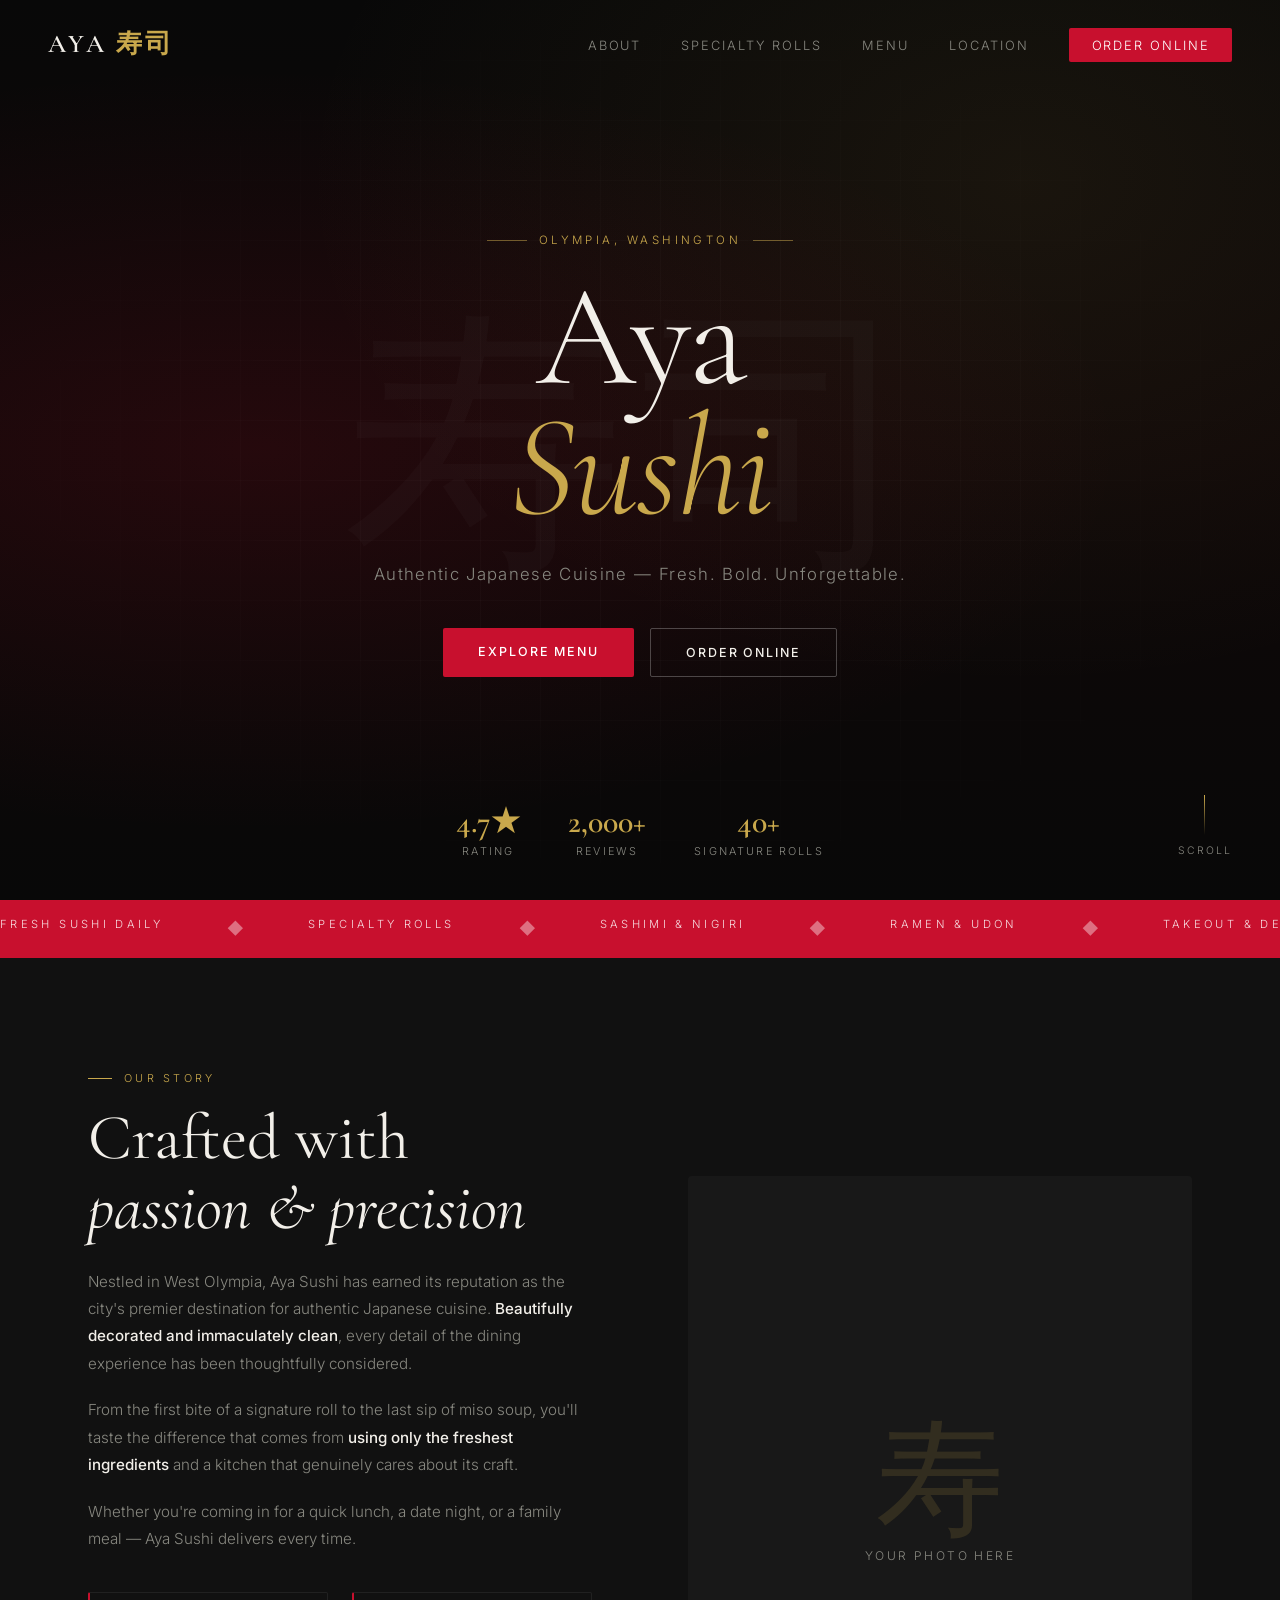
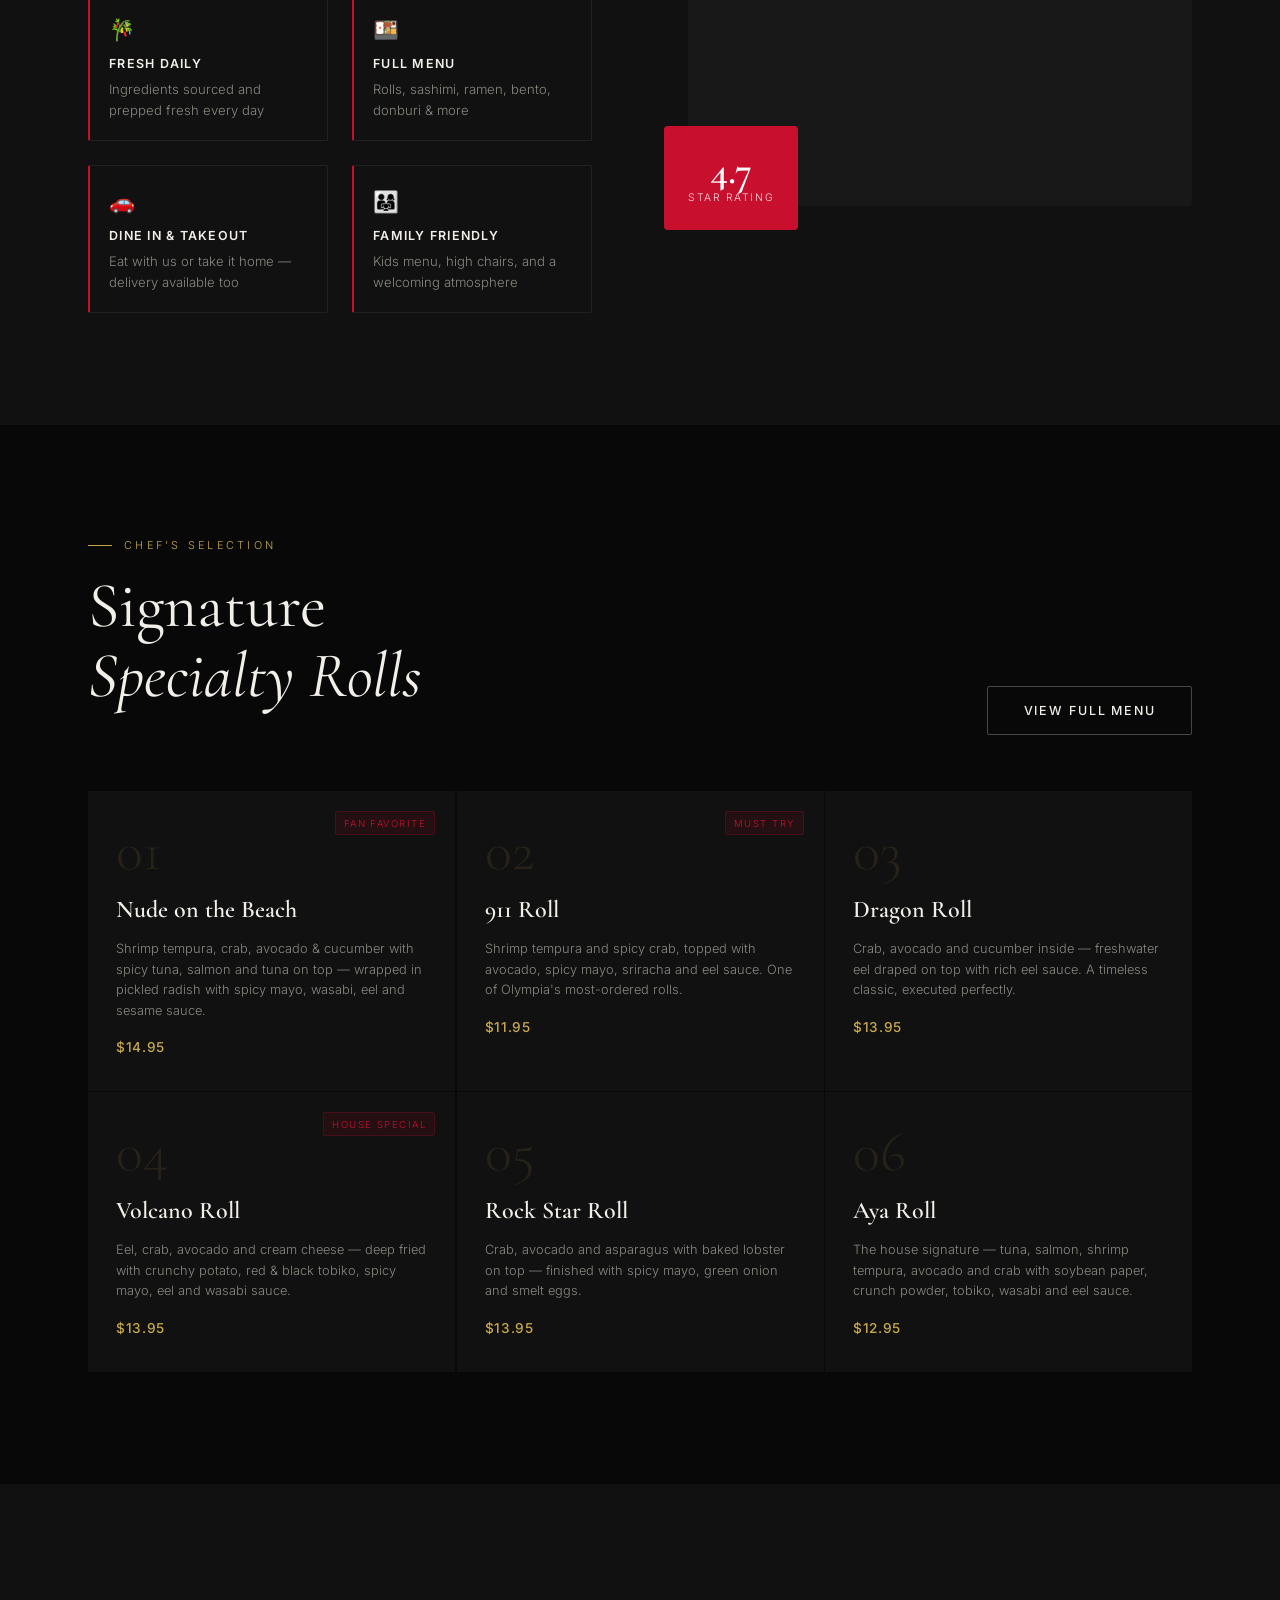
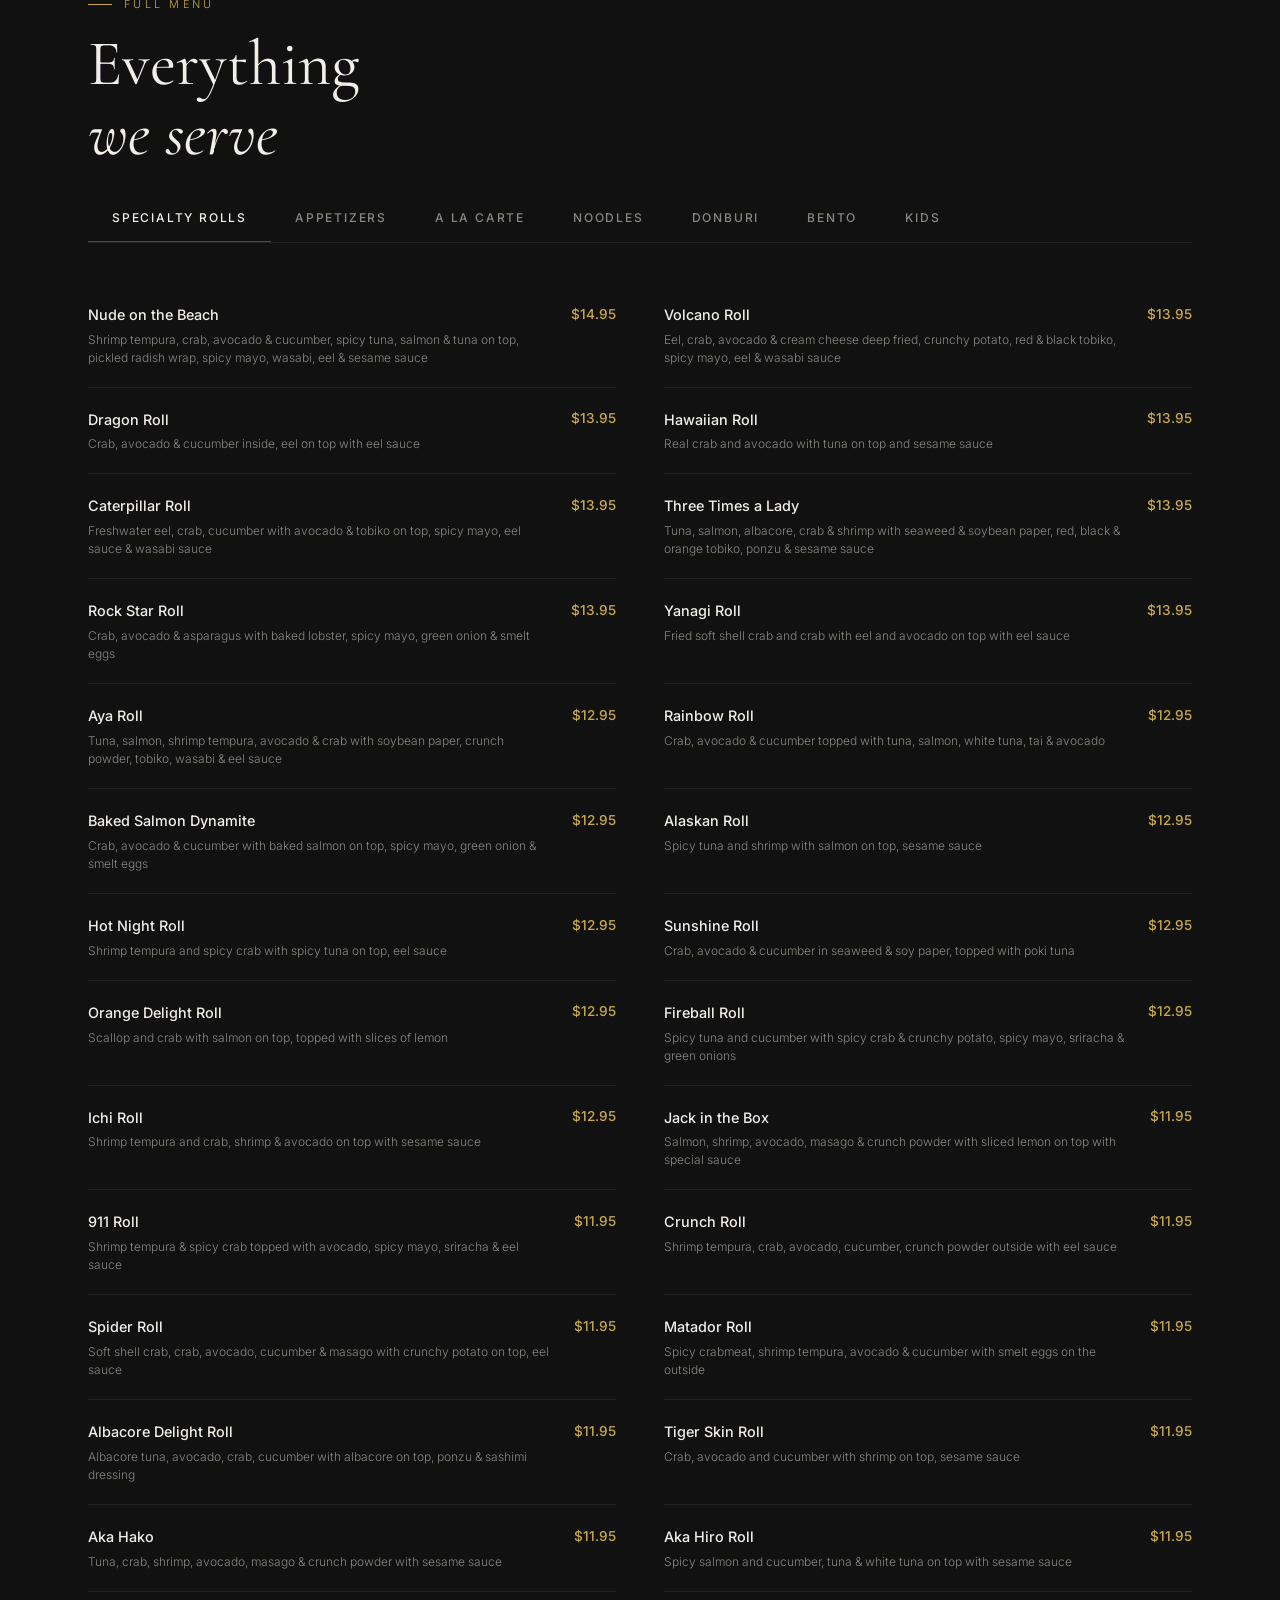
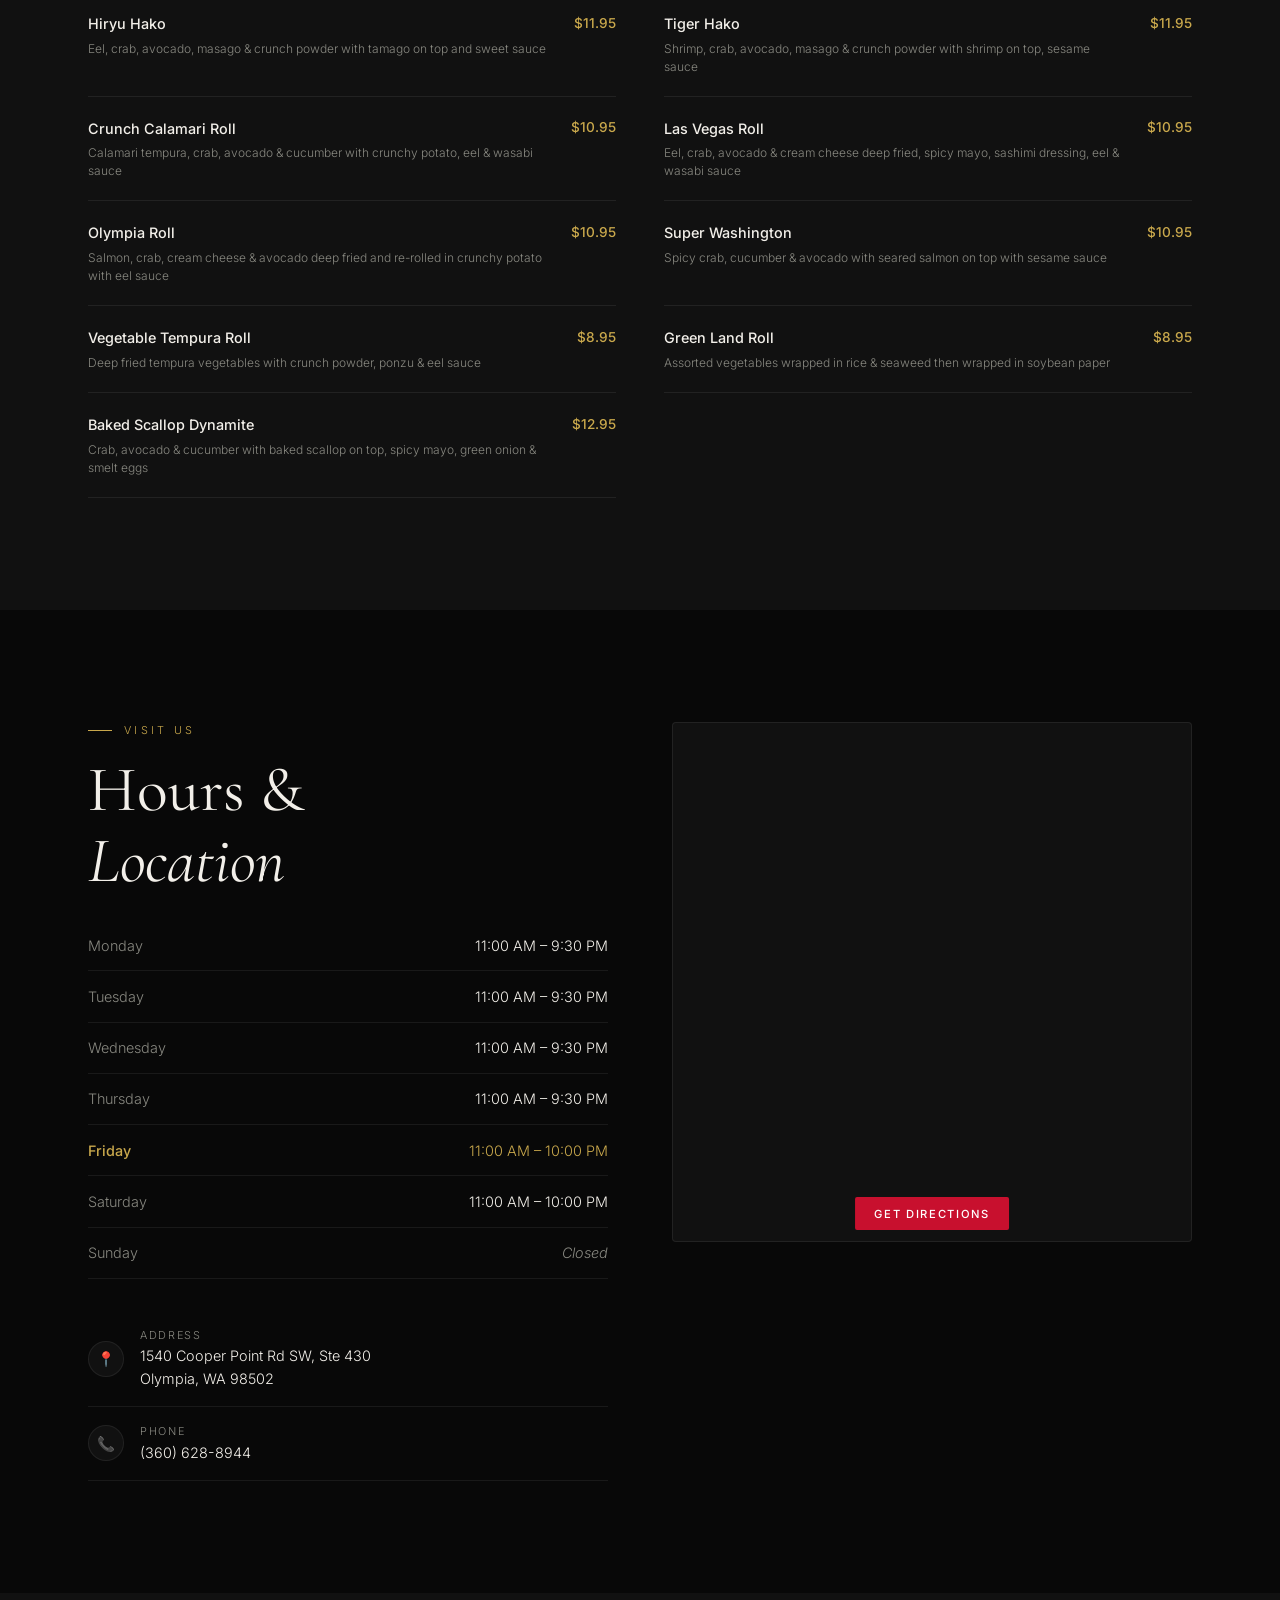
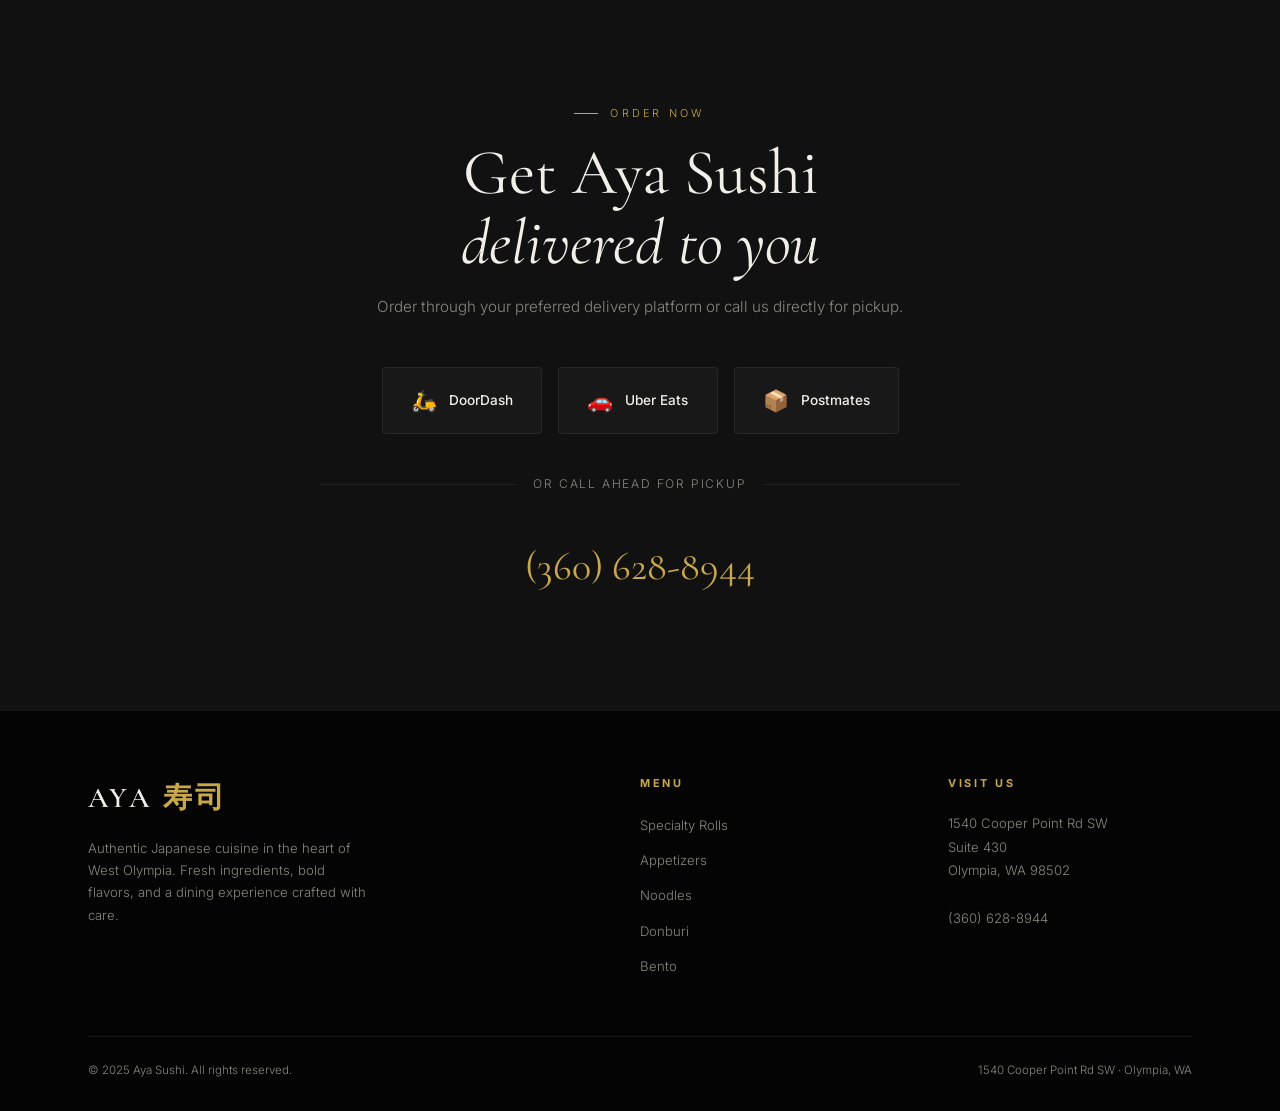
<file: AyaSushi/index.html>
<!DOCTYPE html>
<html lang="en">
<head>
  <meta charset="UTF-8" />
  <meta name="viewport" content="width=device-width, initial-scale=1.0" />
  <title>Aya Sushi | Authentic Japanese Cuisine — Olympia, WA</title>
  <meta name="description" content="Aya Sushi in Olympia, WA. Fresh sushi, specialty rolls, ramen, and more. Dine in, takeout, or delivery. 1540 Cooper Point Rd SW.">
  <link rel="preconnect" href="https://fonts.googleapis.com">
  <link rel="preconnect" href="https://fonts.gstatic.com" crossorigin>
  <link href="https://fonts.googleapis.com/css2?family=Cormorant+Garamond:ital,wght@0,300;0,400;0,600;0,700;1,300;1,400&family=Inter:wght@300;400;500;600&display=swap" rel="stylesheet">
  <link rel="icon" type="image/svg+xml" href="data:image/svg+xml,<svg xmlns='http://www.w3.org/2000/svg' viewBox='0 0 32 32'><rect width='32' height='32' rx='5' fill='%23C8102E'/><text x='16' y='24' font-family='Georgia,serif' font-size='22' font-weight='700' fill='%23C9A84C' text-anchor='middle'>A</text></svg>">
  <style>
    *, *::before, *::after { box-sizing: border-box; margin: 0; padding: 0; }

    :root {
      --bg: #080808;
      --surface: #111111;
      --surface2: #181818;
      --red: #C8102E;
      --red-dark: #9b0c23;
      --gold: #C9A84C;
      --gold-light: #e8c96a;
      --text: #F2EFE9;
      --muted: #888880;
      --border: rgba(255,255,255,0.07);
    }

    html { scroll-behavior: smooth; }

    body {
      background: var(--bg);
      color: var(--text);
      font-family: 'Inter', sans-serif;
      font-weight: 300;
      line-height: 1.6;
      overflow-x: hidden;
    }

    /* ── SCROLLBAR ── */
    ::-webkit-scrollbar { width: 4px; }
    ::-webkit-scrollbar-track { background: var(--bg); }
    ::-webkit-scrollbar-thumb { background: var(--red); border-radius: 2px; }

    /* ── NAV ── */
    nav {
      position: fixed;
      top: 0; left: 0; right: 0;
      z-index: 100;
      padding: 1.5rem 3rem;
      display: flex;
      align-items: center;
      justify-content: space-between;
      transition: background 0.4s, padding 0.4s, backdrop-filter 0.4s;
    }
    nav.scrolled {
      background: rgba(8,8,8,0.92);
      backdrop-filter: blur(16px);
      padding: 1rem 3rem;
      border-bottom: 1px solid var(--border);
    }
    .nav-logo {
      font-family: 'Cormorant Garamond', serif;
      font-size: 1.6rem;
      font-weight: 600;
      letter-spacing: 0.12em;
      color: var(--text);
      text-decoration: none;
    }
    .nav-logo span { color: var(--gold); }
    .nav-links { display: flex; gap: 2.5rem; list-style: none; }
    .nav-links a {
      color: var(--muted);
      text-decoration: none;
      font-size: 0.8rem;
      letter-spacing: 0.15em;
      text-transform: uppercase;
      transition: color 0.2s;
    }
    .nav-links a:hover { color: var(--text); }
    .nav-cta {
      background: var(--red);
      color: #fff !important;
      padding: 0.6rem 1.4rem;
      border-radius: 2px;
      transition: background 0.2s !important;
    }
    .nav-cta:hover { background: var(--red-dark) !important; color: #fff !important; }
    .hamburger { display: none; flex-direction: column; gap: 5px; cursor: pointer; }
    .hamburger span { display: block; width: 24px; height: 1.5px; background: var(--text); transition: 0.3s; }

    /* ── HERO ── */
    #hero {
      position: relative;
      height: 100vh;
      min-height: 680px;
      display: flex;
      align-items: center;
      justify-content: center;
      text-align: center;
      overflow: hidden;
    }
    .hero-bg {
      position: absolute;
      inset: 0;
      background:
        radial-gradient(ellipse at 20% 50%, rgba(200,16,46,0.12) 0%, transparent 60%),
        radial-gradient(ellipse at 80% 20%, rgba(201,168,76,0.08) 0%, transparent 50%),
        linear-gradient(180deg, #080808 0%, #0f0808 50%, #080808 100%);
    }
    .hero-grid {
      position: absolute;
      inset: 0;
      background-image:
        linear-gradient(rgba(255,255,255,0.02) 1px, transparent 1px),
        linear-gradient(90deg, rgba(255,255,255,0.02) 1px, transparent 1px);
      background-size: 60px 60px;
      mask-image: radial-gradient(ellipse at center, black 30%, transparent 80%);
    }
    .hero-jp {
      position: absolute;
      font-family: 'Cormorant Garamond', serif;
      font-size: 22vw;
      font-weight: 300;
      color: rgba(255,255,255,0.018);
      letter-spacing: 0.05em;
      user-select: none;
      white-space: nowrap;
      top: 50%;
      left: 50%;
      transform: translate(-50%, -50%);
      pointer-events: none;
    }
    .hero-content { position: relative; z-index: 2; max-width: 800px; padding: 0 2rem; }
    .hero-eyebrow {
      display: inline-flex;
      align-items: center;
      gap: 0.75rem;
      font-size: 0.72rem;
      letter-spacing: 0.3em;
      text-transform: uppercase;
      color: var(--gold);
      margin-bottom: 1.5rem;
    }
    .hero-eyebrow::before,
    .hero-eyebrow::after {
      content: '';
      display: block;
      width: 40px;
      height: 1px;
      background: var(--gold);
      opacity: 0.5;
    }
    h1 {
      font-family: 'Cormorant Garamond', serif;
      font-size: clamp(4.5rem, 12vw, 9rem);
      font-weight: 300;
      line-height: 0.9;
      letter-spacing: -0.02em;
      margin-bottom: 0.2em;
    }
    h1 em {
      font-style: italic;
      color: var(--gold);
    }
    .hero-sub {
      font-size: clamp(0.9rem, 2vw, 1.05rem);
      color: var(--muted);
      letter-spacing: 0.08em;
      margin-bottom: 2.5rem;
    }
    .hero-btns { display: flex; gap: 1rem; justify-content: center; flex-wrap: wrap; }
    .btn-primary {
      background: var(--red);
      color: #fff;
      border: none;
      padding: 0.85rem 2.2rem;
      font-family: 'Inter', sans-serif;
      font-size: 0.78rem;
      font-weight: 500;
      letter-spacing: 0.15em;
      text-transform: uppercase;
      cursor: pointer;
      text-decoration: none;
      border-radius: 2px;
      transition: background 0.2s, transform 0.2s;
    }
    .btn-primary:hover { background: var(--red-dark); transform: translateY(-1px); }
    .btn-outline {
      background: transparent;
      color: var(--text);
      border: 1px solid rgba(255,255,255,0.25);
      padding: 0.85rem 2.2rem;
      font-family: 'Inter', sans-serif;
      font-size: 0.78rem;
      font-weight: 500;
      letter-spacing: 0.15em;
      text-transform: uppercase;
      cursor: pointer;
      text-decoration: none;
      border-radius: 2px;
      transition: border-color 0.2s, color 0.2s, transform 0.2s;
    }
    .btn-outline:hover { border-color: var(--gold); color: var(--gold); transform: translateY(-1px); }
    .hero-stats {
      position: absolute;
      bottom: 2.5rem;
      left: 50%;
      transform: translateX(-50%);
      display: flex;
      gap: 3rem;
      z-index: 2;
    }
    .stat { text-align: center; }
    .stat-num {
      font-family: 'Cormorant Garamond', serif;
      font-size: 2rem;
      font-weight: 600;
      color: var(--gold);
      line-height: 1;
    }
    .stat-label {
      font-size: 0.68rem;
      letter-spacing: 0.2em;
      text-transform: uppercase;
      color: var(--muted);
      margin-top: 0.3rem;
    }
    .hero-scroll {
      position: absolute;
      bottom: 2.5rem;
      right: 3rem;
      display: flex;
      flex-direction: column;
      align-items: center;
      gap: 0.5rem;
      color: var(--muted);
      font-size: 0.65rem;
      letter-spacing: 0.2em;
      text-transform: uppercase;
      z-index: 2;
    }
    .scroll-line {
      width: 1px;
      height: 40px;
      background: linear-gradient(to bottom, var(--gold), transparent);
      animation: scrollLine 1.5s ease-in-out infinite;
    }
    @keyframes scrollLine {
      0%, 100% { opacity: 1; transform: scaleY(1); }
      50% { opacity: 0.4; transform: scaleY(0.6); }
    }

    /* ── SECTIONS ── */
    section { padding: 7rem 0; }
    .container { max-width: 1200px; margin: 0 auto; padding: 0 3rem; }
    .section-tag {
      font-size: 0.68rem;
      letter-spacing: 0.3em;
      text-transform: uppercase;
      color: var(--gold);
      margin-bottom: 1rem;
      display: flex;
      align-items: center;
      gap: 0.75rem;
    }
    .section-tag::before {
      content: '';
      display: block;
      width: 24px;
      height: 1px;
      background: var(--gold);
    }
    h2 {
      font-family: 'Cormorant Garamond', serif;
      font-size: clamp(2.5rem, 5vw, 4rem);
      font-weight: 400;
      line-height: 1.1;
      margin-bottom: 1.5rem;
    }

    /* ── ABOUT ── */
    #about { background: var(--surface); }
    .about-grid {
      display: grid;
      grid-template-columns: 1fr 1fr;
      gap: 6rem;
      align-items: center;
    }
    .about-text p {
      color: var(--muted);
      margin-bottom: 1.2rem;
      font-size: 0.95rem;
      line-height: 1.8;
    }
    .about-text p strong { color: var(--text); font-weight: 500; }
    .about-highlights {
      display: grid;
      grid-template-columns: 1fr 1fr;
      gap: 1.5rem;
      margin-top: 2.5rem;
    }
    .highlight {
      border: 1px solid var(--border);
      border-left: 2px solid var(--red);
      padding: 1.2rem;
      border-radius: 2px;
    }
    .highlight-icon { font-size: 1.3rem; margin-bottom: 0.5rem; }
    .highlight-title { font-size: 0.78rem; font-weight: 600; letter-spacing: 0.1em; text-transform: uppercase; margin-bottom: 0.3rem; }
    .highlight-desc { font-size: 0.82rem; color: var(--muted); }
    .about-visual {
      position: relative;
    }
    .about-img-frame {
      position: relative;
      aspect-ratio: 4/5;
      background: var(--surface2);
      border-radius: 4px;
      overflow: hidden;
      display: flex;
      align-items: center;
      justify-content: center;
    }
    .about-img-placeholder {
      text-align: center;
      color: var(--muted);
    }
    .about-img-placeholder .big-jp {
      font-family: 'Cormorant Garamond', serif;
      font-size: 8rem;
      font-weight: 300;
      line-height: 1;
      color: rgba(201,168,76,0.15);
      display: block;
    }
    .about-img-placeholder p { font-size: 0.75rem; letter-spacing: 0.2em; text-transform: uppercase; }
    .about-badge {
      position: absolute;
      bottom: -1.5rem;
      left: -1.5rem;
      background: var(--red);
      color: #fff;
      padding: 1.5rem;
      border-radius: 4px;
      text-align: center;
      min-width: 120px;
    }
    .badge-num {
      font-family: 'Cormorant Garamond', serif;
      font-size: 2.5rem;
      font-weight: 600;
      line-height: 1;
    }
    .badge-text { font-size: 0.65rem; letter-spacing: 0.15em; text-transform: uppercase; opacity: 0.85; }

    /* ── SIGNATURE ROLLS ── */
    #signature { background: var(--bg); }
    .rolls-header {
      display: flex;
      justify-content: space-between;
      align-items: flex-end;
      margin-bottom: 3.5rem;
      flex-wrap: wrap;
      gap: 1rem;
    }
    .rolls-grid {
      display: grid;
      grid-template-columns: repeat(3, 1fr);
      gap: 1.5px;
    }
    .roll-card {
      background: var(--surface);
      padding: 2rem 1.75rem;
      transition: background 0.3s, transform 0.3s;
      cursor: default;
      position: relative;
      overflow: hidden;
    }
    .roll-card::before {
      content: '';
      position: absolute;
      bottom: 0; left: 0;
      width: 0; height: 2px;
      background: linear-gradient(90deg, var(--red), var(--gold));
      transition: width 0.4s;
    }
    .roll-card:hover::before { width: 100%; }
    .roll-card:hover { background: var(--surface2); transform: translateY(-3px); }
    .roll-num {
      font-family: 'Cormorant Garamond', serif;
      font-size: 3.5rem;
      font-weight: 300;
      color: rgba(201,168,76,0.12);
      line-height: 1;
      margin-bottom: 0.75rem;
    }
    .roll-name {
      font-family: 'Cormorant Garamond', serif;
      font-size: 1.5rem;
      font-weight: 600;
      margin-bottom: 0.6rem;
      color: var(--text);
    }
    .roll-desc { font-size: 0.8rem; color: var(--muted); line-height: 1.6; margin-bottom: 1rem; }
    .roll-price {
      font-size: 0.85rem;
      color: var(--gold);
      font-weight: 500;
      letter-spacing: 0.05em;
    }
    .roll-tag {
      position: absolute;
      top: 1.25rem; right: 1.25rem;
      font-size: 0.6rem;
      letter-spacing: 0.15em;
      text-transform: uppercase;
      color: var(--red);
      background: rgba(200,16,46,0.1);
      border: 1px solid rgba(200,16,46,0.2);
      padding: 0.2rem 0.5rem;
      border-radius: 2px;
    }

    /* ── MENU ── */
    #menu { background: var(--surface); }
    .menu-tabs {
      display: flex;
      gap: 0;
      margin-bottom: 2.5rem;
      border-bottom: 1px solid var(--border);
      overflow-x: auto;
      scrollbar-width: none;
    }
    .menu-tabs::-webkit-scrollbar { display: none; }
    .tab-btn {
      background: none;
      border: none;
      color: var(--muted);
      font-family: 'Inter', sans-serif;
      font-size: 0.75rem;
      font-weight: 500;
      letter-spacing: 0.15em;
      text-transform: uppercase;
      padding: 1rem 1.5rem;
      cursor: pointer;
      white-space: nowrap;
      border-bottom: 2px solid transparent;
      margin-bottom: -1px;
      transition: color 0.2s, border-color 0.2s;
    }
    .tab-btn.active { color: var(--text); border-bottom-color: var(--red); }
    .tab-btn:hover:not(.active) { color: var(--text); }
    .menu-panel { display: none; }
    .menu-panel.active { display: block; }
    .menu-grid {
      display: grid;
      grid-template-columns: repeat(2, 1fr);
      column-gap: 3rem;
      row-gap: 0;
    }
    .menu-item {
      display: flex;
      justify-content: space-between;
      align-items: flex-start;
      padding: 1.25rem 0;
      border-bottom: 1px solid var(--border);
      gap: 1.5rem;
    }
    .menu-item-info { flex: 1; min-width: 0; }
    .menu-item-name {
      font-size: 0.9rem;
      font-weight: 500;
      color: var(--text);
      margin-bottom: 0.3rem;
    }
    .menu-item-desc {
      font-size: 0.75rem;
      color: var(--muted);
      line-height: 1.5;
      display: -webkit-box;
      -webkit-line-clamp: 2;
      -webkit-box-orient: vertical;
      overflow: hidden;
    }
    .menu-item-price {
      font-size: 0.85rem;
      color: var(--gold);
      font-weight: 500;
      white-space: nowrap;
      flex-shrink: 0;
      padding-top: 0.05rem;
    }

    /* ── HOURS & LOCATION ── */
    #location { background: var(--bg); }
    .location-grid {
      display: grid;
      grid-template-columns: 1fr 1fr;
      gap: 4rem;
      align-items: start;
    }
    .hours-list { list-style: none; margin-top: 1.5rem; }
    .hours-list li {
      display: flex;
      justify-content: space-between;
      padding: 0.85rem 0;
      border-bottom: 1px solid var(--border);
      font-size: 0.9rem;
    }
    .hours-list li .day { color: var(--muted); }
    .hours-list li .time { color: var(--text); }
    .hours-list li.today .day { color: var(--gold); font-weight: 500; }
    .hours-list li.today .time { color: var(--gold); }
    .hours-list li.closed .time { color: var(--muted); font-style: italic; }
    .contact-info { margin-top: 2rem; }
    .contact-item {
      display: flex;
      align-items: center;
      gap: 1rem;
      padding: 1rem 0;
      border-bottom: 1px solid var(--border);
      font-size: 0.9rem;
    }
    .contact-icon {
      width: 36px;
      height: 36px;
      background: var(--surface);
      border: 1px solid var(--border);
      border-radius: 50%;
      display: flex;
      align-items: center;
      justify-content: center;
      flex-shrink: 0;
      font-size: 0.9rem;
    }
    .contact-label { font-size: 0.68rem; letter-spacing: 0.15em; text-transform: uppercase; color: var(--muted); }
    .contact-value { color: var(--text); font-size: 0.9rem; }
    .map-frame {
      aspect-ratio: 1;
      background: var(--surface);
      border-radius: 4px;
      overflow: hidden;
      border: 1px solid var(--border);
      position: relative;
    }
    .map-frame iframe {
      width: 100%;
      height: 100%;
      border: none;
      filter: grayscale(100%) invert(90%) contrast(90%);
      opacity: 0.7;
    }
    .map-overlay {
      position: absolute;
      bottom: 1rem;
      left: 50%;
      transform: translateX(-50%);
    }

    /* ── ORDER ONLINE ── */
    #order { background: var(--surface); }
    .order-inner {
      text-align: center;
      max-width: 640px;
      margin: 0 auto;
    }
    .order-inner h2 { margin-bottom: 1rem; }
    .order-inner p { color: var(--muted); margin-bottom: 3rem; font-size: 0.95rem; }
    .order-apps {
      display: flex;
      gap: 1rem;
      justify-content: center;
      flex-wrap: wrap;
    }
    .order-app {
      display: flex;
      align-items: center;
      gap: 0.75rem;
      background: var(--surface2);
      border: 1px solid var(--border);
      padding: 1rem 1.75rem;
      border-radius: 4px;
      text-decoration: none;
      color: var(--text);
      font-size: 0.85rem;
      font-weight: 500;
      transition: border-color 0.2s, background 0.2s, transform 0.2s;
      min-width: 160px;
      justify-content: center;
    }
    .order-app:hover {
      border-color: var(--gold);
      background: rgba(201,168,76,0.05);
      transform: translateY(-2px);
    }
    .app-icon { font-size: 1.3rem; }
    .order-divider {
      display: flex;
      align-items: center;
      gap: 1rem;
      margin: 2.5rem 0;
      color: var(--muted);
      font-size: 0.75rem;
      letter-spacing: 0.15em;
      text-transform: uppercase;
    }
    .order-divider::before, .order-divider::after {
      content: '';
      flex: 1;
      height: 1px;
      background: var(--border);
    }
    .phone-cta {
      font-family: 'Cormorant Garamond', serif;
      font-size: 2.5rem;
      font-weight: 400;
      color: var(--gold);
      text-decoration: none;
      transition: color 0.2s;
    }
    .phone-cta:hover { color: var(--gold-light); }

    /* ── BANNER ── */
    #banner {
      background: var(--red);
      padding: 1rem 0;
      overflow: hidden;
    }
    .banner-track {
      display: flex;
      white-space: nowrap;
      animation: marquee 20s linear infinite;
    }
    .banner-text {
      font-size: 0.7rem;
      letter-spacing: 0.3em;
      text-transform: uppercase;
      color: rgba(255,255,255,0.85);
      padding-right: 4rem;
    }
    .banner-dot { color: rgba(255,255,255,0.4); margin-right: 4rem; }
    @keyframes marquee {
      from { transform: translateX(0); }
      to { transform: translateX(-50%); }
    }

    /* ── FOOTER ── */
    footer {
      background: #040404;
      padding: 4rem 0 2rem;
      border-top: 1px solid var(--border);
    }
    .footer-grid {
      display: grid;
      grid-template-columns: 2fr 1fr 1fr;
      gap: 4rem;
      margin-bottom: 3rem;
    }
    .footer-brand .nav-logo { display: block; margin-bottom: 1rem; font-size: 1.8rem; }
    .footer-brand p { font-size: 0.82rem; color: var(--muted); line-height: 1.7; max-width: 280px; }
    .footer-col h4 {
      font-size: 0.68rem;
      letter-spacing: 0.25em;
      text-transform: uppercase;
      color: var(--gold);
      margin-bottom: 1.25rem;
    }
    .footer-col ul { list-style: none; }
    .footer-col ul li {
      margin-bottom: 0.6rem;
    }
    .footer-col ul li a {
      color: var(--muted);
      text-decoration: none;
      font-size: 0.82rem;
      transition: color 0.2s;
    }
    .footer-col ul li a:hover { color: var(--text); }
    .footer-col address {
      font-style: normal;
      font-size: 0.82rem;
      color: var(--muted);
      line-height: 1.8;
    }
    .footer-bottom {
      border-top: 1px solid var(--border);
      padding-top: 1.5rem;
      display: flex;
      justify-content: space-between;
      align-items: center;
      font-size: 0.72rem;
      color: var(--muted);
    }

    /* ── ANIMATIONS ── */
    .fade-up {
      opacity: 0;
      transform: translateY(28px);
      transition: opacity 0.7s ease, transform 0.7s ease;
    }
    .fade-up.visible { opacity: 1; transform: translateY(0); }
    .fade-up:nth-child(2) { transition-delay: 0.1s; }
    .fade-up:nth-child(3) { transition-delay: 0.2s; }
    .fade-up:nth-child(4) { transition-delay: 0.3s; }
    .fade-up:nth-child(5) { transition-delay: 0.4s; }
    .fade-up:nth-child(6) { transition-delay: 0.5s; }

    /* ── RESPONSIVE ── */
    @media (max-width: 900px) {
      .about-grid, .location-grid { grid-template-columns: 1fr; gap: 3rem; }
      .about-visual { display: none; }
      .rolls-grid { grid-template-columns: repeat(2, 1fr); }
      .menu-grid { grid-template-columns: 1fr; }
      .footer-grid { grid-template-columns: 1fr 1fr; gap: 2rem; }
      .footer-brand { grid-column: 1/-1; }
    }
    @media (max-width: 680px) {
      nav { padding: 1.2rem 1.5rem; }
      nav.scrolled { padding: 0.85rem 1.5rem; }
      .nav-links { display: none; }
      .hamburger { display: flex; }
      .container { padding: 0 1.5rem; }
      section { padding: 5rem 0; }
      .rolls-grid { grid-template-columns: 1fr; }
      .hero-stats { gap: 1.5rem; }
      .footer-grid { grid-template-columns: 1fr; }
      h2 { font-size: 2.2rem; }
      .menu-tabs { gap: 0; }
      .tab-btn { padding: 0.85rem 1rem; font-size: 0.68rem; }
    }

    /* ── MOBILE MENU ── */
    .mobile-menu {
      display: none;
      position: fixed;
      inset: 0;
      background: rgba(8,8,8,0.98);
      z-index: 99;
      flex-direction: column;
      align-items: center;
      justify-content: center;
      gap: 2rem;
    }
    .mobile-menu.open { display: flex; }
    .mobile-menu a {
      font-family: 'Cormorant Garamond', serif;
      font-size: 2.5rem;
      color: var(--text);
      text-decoration: none;
      font-weight: 300;
      transition: color 0.2s;
    }
    .mobile-menu a:hover { color: var(--gold); }
    .mobile-close {
      position: absolute;
      top: 1.5rem; right: 1.5rem;
      background: none;
      border: none;
      color: var(--muted);
      font-size: 1.5rem;
      cursor: pointer;
    }
  </style>
</head>
<body>

  <!-- MOBILE MENU -->
  <div class="mobile-menu" id="mobileMenu">
    <button class="mobile-close" onclick="closeMobileMenu()">✕</button>
    <a href="#about" onclick="closeMobileMenu()">About</a>
    <a href="#signature" onclick="closeMobileMenu()">Specialty Rolls</a>
    <a href="#menu" onclick="closeMobileMenu()">Menu</a>
    <a href="#location" onclick="closeMobileMenu()">Location</a>
    <a href="#order" onclick="closeMobileMenu()">Order Online</a>
  </div>

  <!-- NAV -->
  <nav id="nav">
    <a href="#" class="nav-logo">AYA <span>寿司</span></a>
    <ul class="nav-links">
      <li><a href="#about">About</a></li>
      <li><a href="#signature">Specialty Rolls</a></li>
      <li><a href="#menu">Menu</a></li>
      <li><a href="#location">Location</a></li>
      <li><a href="#order" class="nav-cta">Order Online</a></li>
    </ul>
    <div class="hamburger" onclick="openMobileMenu()">
      <span></span><span></span><span></span>
    </div>
  </nav>

  <!-- HERO -->
  <section id="hero">
    <div class="hero-bg"></div>
    <div class="hero-grid"></div>
    <div class="hero-jp">寿司</div>
    <div class="hero-content">
      <div class="hero-eyebrow">Olympia, Washington</div>
      <h1>Aya<br><em>Sushi</em></h1>
      <p class="hero-sub">Authentic Japanese Cuisine — Fresh. Bold. Unforgettable.</p>
      <div class="hero-btns">
        <a href="#menu" class="btn-primary">Explore Menu</a>
        <a href="#order" class="btn-outline">Order Online</a>
      </div>
    </div>
    <div class="hero-stats">
      <div class="stat">
        <div class="stat-num">4.7★</div>
        <div class="stat-label">Rating</div>
      </div>
      <div class="stat">
        <div class="stat-num">2,000+</div>
        <div class="stat-label">Reviews</div>
      </div>
      <div class="stat">
        <div class="stat-num">40+</div>
        <div class="stat-label">Signature Rolls</div>
      </div>
    </div>
    <div class="hero-scroll">
      <div class="scroll-line"></div>
      Scroll
    </div>
  </section>

  <!-- BANNER -->
  <div id="banner">
    <div class="banner-track">
      <span class="banner-text">Fresh Sushi Daily</span>
      <span class="banner-dot">◆</span>
      <span class="banner-text">Specialty Rolls</span>
      <span class="banner-dot">◆</span>
      <span class="banner-text">Sashimi &amp; Nigiri</span>
      <span class="banner-dot">◆</span>
      <span class="banner-text">Ramen &amp; Udon</span>
      <span class="banner-dot">◆</span>
      <span class="banner-text">Takeout &amp; Delivery</span>
      <span class="banner-dot">◆</span>
      <span class="banner-text">Dine In</span>
      <span class="banner-dot">◆</span>
      <span class="banner-text">West Olympia</span>
      <span class="banner-dot">◆</span>
      <span class="banner-text">Fresh Sushi Daily</span>
      <span class="banner-dot">◆</span>
      <span class="banner-text">Specialty Rolls</span>
      <span class="banner-dot">◆</span>
      <span class="banner-text">Sashimi &amp; Nigiri</span>
      <span class="banner-dot">◆</span>
      <span class="banner-text">Ramen &amp; Udon</span>
      <span class="banner-dot">◆</span>
      <span class="banner-text">Takeout &amp; Delivery</span>
      <span class="banner-dot">◆</span>
      <span class="banner-text">Dine In</span>
      <span class="banner-dot">◆</span>
      <span class="banner-text">West Olympia</span>
      <span class="banner-dot">◆</span>
    </div>
  </div>

  <!-- ABOUT -->
  <section id="about">
    <div class="container">
      <div class="about-grid">
        <div class="about-text fade-up">
          <div class="section-tag">Our Story</div>
          <h2>Crafted with<br><em>passion &amp; precision</em></h2>
          <p>Nestled in West Olympia, Aya Sushi has earned its reputation as the city's premier destination for authentic Japanese cuisine. <strong>Beautifully decorated and immaculately clean</strong>, every detail of the dining experience has been thoughtfully considered.</p>
          <p>From the first bite of a signature roll to the last sip of miso soup, you'll taste the difference that comes from <strong>using only the freshest ingredients</strong> and a kitchen that genuinely cares about its craft.</p>
          <p>Whether you're coming in for a quick lunch, a date night, or a family meal — Aya Sushi delivers every time.</p>
          <div class="about-highlights">
            <div class="highlight">
              <div class="highlight-icon">🎋</div>
              <div class="highlight-title">Fresh Daily</div>
              <div class="highlight-desc">Ingredients sourced and prepped fresh every day</div>
            </div>
            <div class="highlight">
              <div class="highlight-icon">🍱</div>
              <div class="highlight-title">Full Menu</div>
              <div class="highlight-desc">Rolls, sashimi, ramen, bento, donburi &amp; more</div>
            </div>
            <div class="highlight">
              <div class="highlight-icon">🚗</div>
              <div class="highlight-title">Dine In &amp; Takeout</div>
              <div class="highlight-desc">Eat with us or take it home — delivery available too</div>
            </div>
            <div class="highlight">
              <div class="highlight-icon">👨‍👩‍👧</div>
              <div class="highlight-title">Family Friendly</div>
              <div class="highlight-desc">Kids menu, high chairs, and a welcoming atmosphere</div>
            </div>
          </div>
        </div>
        <div class="about-visual fade-up">
          <div class="about-img-frame">
            <div class="about-img-placeholder">
              <span class="big-jp">寿</span>
              <p>Your Photo Here</p>
            </div>
          </div>
          <div class="about-badge">
            <div class="badge-num">4.7</div>
            <div class="badge-text">Star Rating</div>
          </div>
        </div>
      </div>
    </div>
  </section>

  <!-- SIGNATURE ROLLS -->
  <section id="signature">
    <div class="container">
      <div class="rolls-header">
        <div>
          <div class="section-tag fade-up">Chef's Selection</div>
          <h2 class="fade-up">Signature<br><em>Specialty Rolls</em></h2>
        </div>
        <a href="#menu" class="btn-outline fade-up">View Full Menu</a>
      </div>
      <div class="rolls-grid">
        <div class="roll-card fade-up">
          <div class="roll-tag">Fan Favorite</div>
          <div class="roll-num">01</div>
          <div class="roll-name">Nude on the Beach</div>
          <div class="roll-desc">Shrimp tempura, crab, avocado & cucumber with spicy tuna, salmon and tuna on top — wrapped in pickled radish with spicy mayo, wasabi, eel and sesame sauce.</div>
          <div class="roll-price">$14.95</div>
        </div>
        <div class="roll-card fade-up">
          <div class="roll-tag">Must Try</div>
          <div class="roll-num">02</div>
          <div class="roll-name">911 Roll</div>
          <div class="roll-desc">Shrimp tempura and spicy crab, topped with avocado, spicy mayo, sriracha and eel sauce. One of Olympia's most-ordered rolls.</div>
          <div class="roll-price">$11.95</div>
        </div>
        <div class="roll-card fade-up">
          <div class="roll-num">03</div>
          <div class="roll-name">Dragon Roll</div>
          <div class="roll-desc">Crab, avocado and cucumber inside — freshwater eel draped on top with rich eel sauce. A timeless classic, executed perfectly.</div>
          <div class="roll-price">$13.95</div>
        </div>
        <div class="roll-card fade-up">
          <div class="roll-tag">House Special</div>
          <div class="roll-num">04</div>
          <div class="roll-name">Volcano Roll</div>
          <div class="roll-desc">Eel, crab, avocado and cream cheese — deep fried with crunchy potato, red & black tobiko, spicy mayo, eel and wasabi sauce.</div>
          <div class="roll-price">$13.95</div>
        </div>
        <div class="roll-card fade-up">
          <div class="roll-num">05</div>
          <div class="roll-name">Rock Star Roll</div>
          <div class="roll-desc">Crab, avocado and asparagus with baked lobster on top — finished with spicy mayo, green onion and smelt eggs.</div>
          <div class="roll-price">$13.95</div>
        </div>
        <div class="roll-card fade-up">
          <div class="roll-num">06</div>
          <div class="roll-name">Aya Roll</div>
          <div class="roll-desc">The house signature — tuna, salmon, shrimp tempura, avocado and crab with soybean paper, crunch powder, tobiko, wasabi and eel sauce.</div>
          <div class="roll-price">$12.95</div>
        </div>
      </div>
    </div>
  </section>

  <!-- FULL MENU -->
  <section id="menu">
    <div class="container">
      <div class="section-tag fade-up">Full Menu</div>
      <h2 class="fade-up">Everything<br><em>we serve</em></h2>
      <div class="menu-tabs fade-up" id="menuTabs">
        <button class="tab-btn active" data-tab="rolls">Specialty Rolls</button>
        <button class="tab-btn" data-tab="appetizers">Appetizers</button>
        <button class="tab-btn" data-tab="alacarte">A La Carte</button>
        <button class="tab-btn" data-tab="noodles">Noodles</button>
        <button class="tab-btn" data-tab="donburi">Donburi</button>
        <button class="tab-btn" data-tab="bento">Bento</button>
        <button class="tab-btn" data-tab="kids">Kids</button>
      </div>

      <!-- SPECIALTY ROLLS -->
      <div class="menu-panel active" id="tab-rolls">
        <div class="menu-grid">
          <div class="menu-item"><div class="menu-item-info"><div class="menu-item-name">Nude on the Beach</div><div class="menu-item-desc">Shrimp tempura, crab, avocado & cucumber, spicy tuna, salmon & tuna on top, pickled radish wrap, spicy mayo, wasabi, eel & sesame sauce</div></div><div class="menu-item-price">$14.95</div></div>
          <div class="menu-item"><div class="menu-item-info"><div class="menu-item-name">Volcano Roll</div><div class="menu-item-desc">Eel, crab, avocado & cream cheese deep fried, crunchy potato, red & black tobiko, spicy mayo, eel & wasabi sauce</div></div><div class="menu-item-price">$13.95</div></div>
          <div class="menu-item"><div class="menu-item-info"><div class="menu-item-name">Dragon Roll</div><div class="menu-item-desc">Crab, avocado & cucumber inside, eel on top with eel sauce</div></div><div class="menu-item-price">$13.95</div></div>
          <div class="menu-item"><div class="menu-item-info"><div class="menu-item-name">Hawaiian Roll</div><div class="menu-item-desc">Real crab and avocado with tuna on top and sesame sauce</div></div><div class="menu-item-price">$13.95</div></div>
          <div class="menu-item"><div class="menu-item-info"><div class="menu-item-name">Caterpillar Roll</div><div class="menu-item-desc">Freshwater eel, crab, cucumber with avocado & tobiko on top, spicy mayo, eel sauce & wasabi sauce</div></div><div class="menu-item-price">$13.95</div></div>
          <div class="menu-item"><div class="menu-item-info"><div class="menu-item-name">Three Times a Lady</div><div class="menu-item-desc">Tuna, salmon, albacore, crab & shrimp with seaweed & soybean paper, red, black & orange tobiko, ponzu & sesame sauce</div></div><div class="menu-item-price">$13.95</div></div>
          <div class="menu-item"><div class="menu-item-info"><div class="menu-item-name">Rock Star Roll</div><div class="menu-item-desc">Crab, avocado & asparagus with baked lobster, spicy mayo, green onion & smelt eggs</div></div><div class="menu-item-price">$13.95</div></div>
          <div class="menu-item"><div class="menu-item-info"><div class="menu-item-name">Yanagi Roll</div><div class="menu-item-desc">Fried soft shell crab and crab with eel and avocado on top with eel sauce</div></div><div class="menu-item-price">$13.95</div></div>
          <div class="menu-item"><div class="menu-item-info"><div class="menu-item-name">Aya Roll</div><div class="menu-item-desc">Tuna, salmon, shrimp tempura, avocado & crab with soybean paper, crunch powder, tobiko, wasabi & eel sauce</div></div><div class="menu-item-price">$12.95</div></div>
          <div class="menu-item"><div class="menu-item-info"><div class="menu-item-name">Rainbow Roll</div><div class="menu-item-desc">Crab, avocado & cucumber topped with tuna, salmon, white tuna, tai & avocado</div></div><div class="menu-item-price">$12.95</div></div>
          <div class="menu-item"><div class="menu-item-info"><div class="menu-item-name">Baked Salmon Dynamite</div><div class="menu-item-desc">Crab, avocado & cucumber with baked salmon on top, spicy mayo, green onion & smelt eggs</div></div><div class="menu-item-price">$12.95</div></div>
          <div class="menu-item"><div class="menu-item-info"><div class="menu-item-name">Alaskan Roll</div><div class="menu-item-desc">Spicy tuna and shrimp with salmon on top, sesame sauce</div></div><div class="menu-item-price">$12.95</div></div>
          <div class="menu-item"><div class="menu-item-info"><div class="menu-item-name">Hot Night Roll</div><div class="menu-item-desc">Shrimp tempura and spicy crab with spicy tuna on top, eel sauce</div></div><div class="menu-item-price">$12.95</div></div>
          <div class="menu-item"><div class="menu-item-info"><div class="menu-item-name">Sunshine Roll</div><div class="menu-item-desc">Crab, avocado & cucumber in seaweed & soy paper, topped with poki tuna</div></div><div class="menu-item-price">$12.95</div></div>
          <div class="menu-item"><div class="menu-item-info"><div class="menu-item-name">Orange Delight Roll</div><div class="menu-item-desc">Scallop and crab with salmon on top, topped with slices of lemon</div></div><div class="menu-item-price">$12.95</div></div>
          <div class="menu-item"><div class="menu-item-info"><div class="menu-item-name">Fireball Roll</div><div class="menu-item-desc">Spicy tuna and cucumber with spicy crab & crunchy potato, spicy mayo, sriracha & green onions</div></div><div class="menu-item-price">$12.95</div></div>
          <div class="menu-item"><div class="menu-item-info"><div class="menu-item-name">Ichi Roll</div><div class="menu-item-desc">Shrimp tempura and crab, shrimp & avocado on top with sesame sauce</div></div><div class="menu-item-price">$12.95</div></div>
          <div class="menu-item"><div class="menu-item-info"><div class="menu-item-name">Jack in the Box</div><div class="menu-item-desc">Salmon, shrimp, avocado, masago & crunch powder with sliced lemon on top with special sauce</div></div><div class="menu-item-price">$11.95</div></div>
          <div class="menu-item"><div class="menu-item-info"><div class="menu-item-name">911 Roll</div><div class="menu-item-desc">Shrimp tempura & spicy crab topped with avocado, spicy mayo, sriracha & eel sauce</div></div><div class="menu-item-price">$11.95</div></div>
          <div class="menu-item"><div class="menu-item-info"><div class="menu-item-name">Crunch Roll</div><div class="menu-item-desc">Shrimp tempura, crab, avocado, cucumber, crunch powder outside with eel sauce</div></div><div class="menu-item-price">$11.95</div></div>
          <div class="menu-item"><div class="menu-item-info"><div class="menu-item-name">Spider Roll</div><div class="menu-item-desc">Soft shell crab, crab, avocado, cucumber & masago with crunchy potato on top, eel sauce</div></div><div class="menu-item-price">$11.95</div></div>
          <div class="menu-item"><div class="menu-item-info"><div class="menu-item-name">Matador Roll</div><div class="menu-item-desc">Spicy crabmeat, shrimp tempura, avocado & cucumber with smelt eggs on the outside</div></div><div class="menu-item-price">$11.95</div></div>
          <div class="menu-item"><div class="menu-item-info"><div class="menu-item-name">Albacore Delight Roll</div><div class="menu-item-desc">Albacore tuna, avocado, crab, cucumber with albacore on top, ponzu & sashimi dressing</div></div><div class="menu-item-price">$11.95</div></div>
          <div class="menu-item"><div class="menu-item-info"><div class="menu-item-name">Tiger Skin Roll</div><div class="menu-item-desc">Crab, avocado and cucumber with shrimp on top, sesame sauce</div></div><div class="menu-item-price">$11.95</div></div>
          <div class="menu-item"><div class="menu-item-info"><div class="menu-item-name">Aka Hako</div><div class="menu-item-desc">Tuna, crab, shrimp, avocado, masago & crunch powder with sesame sauce</div></div><div class="menu-item-price">$11.95</div></div>
          <div class="menu-item"><div class="menu-item-info"><div class="menu-item-name">Aka Hiro Roll</div><div class="menu-item-desc">Spicy salmon and cucumber, tuna & white tuna on top with sesame sauce</div></div><div class="menu-item-price">$11.95</div></div>
          <div class="menu-item"><div class="menu-item-info"><div class="menu-item-name">Hiryu Hako</div><div class="menu-item-desc">Eel, crab, avocado, masago & crunch powder with tamago on top and sweet sauce</div></div><div class="menu-item-price">$11.95</div></div>
          <div class="menu-item"><div class="menu-item-info"><div class="menu-item-name">Tiger Hako</div><div class="menu-item-desc">Shrimp, crab, avocado, masago & crunch powder with shrimp on top, sesame sauce</div></div><div class="menu-item-price">$11.95</div></div>
          <div class="menu-item"><div class="menu-item-info"><div class="menu-item-name">Crunch Calamari Roll</div><div class="menu-item-desc">Calamari tempura, crab, avocado & cucumber with crunchy potato, eel & wasabi sauce</div></div><div class="menu-item-price">$10.95</div></div>
          <div class="menu-item"><div class="menu-item-info"><div class="menu-item-name">Las Vegas Roll</div><div class="menu-item-desc">Eel, crab, avocado & cream cheese deep fried, spicy mayo, sashimi dressing, eel & wasabi sauce</div></div><div class="menu-item-price">$10.95</div></div>
          <div class="menu-item"><div class="menu-item-info"><div class="menu-item-name">Olympia Roll</div><div class="menu-item-desc">Salmon, crab, cream cheese & avocado deep fried and re-rolled in crunchy potato with eel sauce</div></div><div class="menu-item-price">$10.95</div></div>
          <div class="menu-item"><div class="menu-item-info"><div class="menu-item-name">Super Washington</div><div class="menu-item-desc">Spicy crab, cucumber & avocado with seared salmon on top with sesame sauce</div></div><div class="menu-item-price">$10.95</div></div>
          <div class="menu-item"><div class="menu-item-info"><div class="menu-item-name">Vegetable Tempura Roll</div><div class="menu-item-desc">Deep fried tempura vegetables with crunch powder, ponzu & eel sauce</div></div><div class="menu-item-price">$8.95</div></div>
          <div class="menu-item"><div class="menu-item-info"><div class="menu-item-name">Green Land Roll</div><div class="menu-item-desc">Assorted vegetables wrapped in rice & seaweed then wrapped in soybean paper</div></div><div class="menu-item-price">$8.95</div></div>
          <div class="menu-item"><div class="menu-item-info"><div class="menu-item-name">Baked Scallop Dynamite</div><div class="menu-item-desc">Crab, avocado & cucumber with baked scallop on top, spicy mayo, green onion & smelt eggs</div></div><div class="menu-item-price">$12.95</div></div>
        </div>
      </div>

      <!-- APPETIZERS -->
      <div class="menu-panel" id="tab-appetizers">
        <div class="menu-grid">
          <div class="menu-item"><div class="menu-item-info"><div class="menu-item-name">Tuna Tataki</div><div class="menu-item-desc">Thinly sliced seared tuna sashimi with ponzu sauce</div></div><div class="menu-item-price">$13.95</div></div>
          <div class="menu-item"><div class="menu-item-info"><div class="menu-item-name">Hawaiian Poki Salad</div><div class="menu-item-desc">Diced tuna on seaweed salad with house spicy sauce and ponzu sauce</div></div><div class="menu-item-price">$13.95</div></div>
          <div class="menu-item"><div class="menu-item-info"><div class="menu-item-name">Albacore Tataki</div><div class="menu-item-desc">Thinly sliced seared albacore with green onion and garlic ponzu sauce</div></div><div class="menu-item-price">$11.95</div></div>
          <div class="menu-item"><div class="menu-item-info"><div class="menu-item-name">Japanese Ceviche</div><div class="menu-item-desc">Thinly sliced assorted sashimi with ponzu sauce</div></div><div class="menu-item-price">$11.95</div></div>
          <div class="menu-item"><div class="menu-item-info"><div class="menu-item-name">Beef Bulgogi</div><div class="menu-item-desc">Marinated Korean-style grilled beef</div></div><div class="menu-item-price">$12.95</div></div>
          <div class="menu-item"><div class="menu-item-info"><div class="menu-item-name">Tempura</div><div class="menu-item-desc">Deep fried assorted shrimp and vegetables</div></div><div class="menu-item-price">$9.95</div></div>
          <div class="menu-item"><div class="menu-item-info"><div class="menu-item-name">Soft Shell Crab</div><div class="menu-item-desc">Deep fried soft shell crab</div></div><div class="menu-item-price">$7.95</div></div>
          <div class="menu-item"><div class="menu-item-info"><div class="menu-item-name">Yellowtail Collar</div><div class="menu-item-desc">Served with ponzu sauce</div></div><div class="menu-item-price">$7.95</div></div>
          <div class="menu-item"><div class="menu-item-info"><div class="menu-item-name">Baked Green Mussels</div><div class="menu-item-desc">Baked green mussels with cream sauce</div></div><div class="menu-item-price">$6.95</div></div>
          <div class="menu-item"><div class="menu-item-info"><div class="menu-item-name">Uni Shooter</div><div class="menu-item-desc">Sea urchin with sake, spicy ponzu sauce and quail egg on top</div></div><div class="menu-item-price">$6.95</div></div>
          <div class="menu-item"><div class="menu-item-info"><div class="menu-item-name">Gyoza</div><div class="menu-item-desc">Fried pot sticker with pork and vegetables</div></div><div class="menu-item-price">$5.95</div></div>
          <div class="menu-item"><div class="menu-item-info"><div class="menu-item-name">Fried Calamari</div><div class="menu-item-desc">Deep fried squid sticks</div></div><div class="menu-item-price">$5.95</div></div>
          <div class="menu-item"><div class="menu-item-info"><div class="menu-item-name">Baby Octopus Taco</div><div class="menu-item-desc">A playful twist on a classic</div></div><div class="menu-item-price">$5.95</div></div>
          <div class="menu-item"><div class="menu-item-info"><div class="menu-item-name">Chicken Karaage</div><div class="menu-item-desc">Deep fried chicken, Japanese style</div></div><div class="menu-item-price">$5.95</div></div>
          <div class="menu-item"><div class="menu-item-info"><div class="menu-item-name">Sunomono Tako</div><div class="menu-item-desc">Sliced cucumber and seaweed with ponzu sauce</div></div><div class="menu-item-price">$5.95</div></div>
          <div class="menu-item"><div class="menu-item-info"><div class="menu-item-name">Agedashi Tofu</div><div class="menu-item-desc">Deep fried tofu with bonito flake served in tempura sauce</div></div><div class="menu-item-price">$4.95</div></div>
          <div class="menu-item"><div class="menu-item-info"><div class="menu-item-name">Tsukemono</div><div class="menu-item-desc">Assorted Japanese pickled vegetables</div></div><div class="menu-item-price">$5.95</div></div>
          <div class="menu-item"><div class="menu-item-info"><div class="menu-item-name">Croquette</div><div class="menu-item-desc">Deep fried mashed potato and vegetables patty</div></div><div class="menu-item-price">$4.95</div></div>
          <div class="menu-item"><div class="menu-item-info"><div class="menu-item-name">Egg Roll</div><div class="menu-item-desc">Deep fried pork and vegetables</div></div><div class="menu-item-price">$4.95</div></div>
          <div class="menu-item"><div class="menu-item-info"><div class="menu-item-name">Stir Fried Vegetables</div><div class="menu-item-desc">Stir fry mixed vegetables</div></div><div class="menu-item-price">$4.95</div></div>
          <div class="menu-item"><div class="menu-item-info"><div class="menu-item-name">Edamame</div><div class="menu-item-desc">Steamed soy beans</div></div><div class="menu-item-price">$3.95</div></div>
        </div>
      </div>

      <!-- A LA CARTE -->
      <div class="menu-panel" id="tab-alacarte">
        <div class="menu-grid">
          <div class="menu-item"><div class="menu-item-info"><div class="menu-item-name">Beef Bulgogi Dinner</div><div class="menu-item-desc">Full dinner portion of marinated grilled beef</div></div><div class="menu-item-price">$19.95</div></div>
          <div class="menu-item"><div class="menu-item-info"><div class="menu-item-name">Salmon Shioyaki</div><div class="menu-item-desc">Broiled salt seasoned salmon</div></div><div class="menu-item-price">$13.95</div></div>
          <div class="menu-item"><div class="menu-item-info"><div class="menu-item-name">Grilled Breast Chicken</div><div class="menu-item-desc">Grilled chicken breast with house sauce</div></div><div class="menu-item-price">$11.95</div></div>
          <div class="menu-item"><div class="menu-item-info"><div class="menu-item-name">Grilled Chicken</div><div class="menu-item-desc">Grilled chicken thigh with house sauce</div></div><div class="menu-item-price">$11.95</div></div>
          <div class="menu-item"><div class="menu-item-info"><div class="menu-item-name">Grilled Yakiniku</div><div class="menu-item-desc">Grilled sliced beef with house sauce</div></div><div class="menu-item-price">$12.95</div></div>
          <div class="menu-item"><div class="menu-item-info"><div class="menu-item-name">Spicy Pork</div><div class="menu-item-desc">Sauteed grilled pork with spicy house sauce</div></div><div class="menu-item-price">$11.95</div></div>
          <div class="menu-item"><div class="menu-item-info"><div class="menu-item-name">Spicy Chicken</div><div class="menu-item-desc">Sauteed grilled chicken with spicy house sauce</div></div><div class="menu-item-price">$10.95</div></div>
          <div class="menu-item"><div class="menu-item-info"><div class="menu-item-name">Chicken Curry</div><div class="menu-item-desc">Sauteed chicken, carrot, onion & potato with curry sauce over rice</div></div><div class="menu-item-price">$10.95</div></div>
          <div class="menu-item"><div class="menu-item-info"><div class="menu-item-name">Pork Katsu</div><div class="menu-item-desc">Deep fried breaded pork cutlet</div></div><div class="menu-item-price">$11.95</div></div>
          <div class="menu-item"><div class="menu-item-info"><div class="menu-item-name">Chicken Katsu</div><div class="menu-item-desc">Deep fried breaded chicken thigh cutlet</div></div><div class="menu-item-price">$10.95</div></div>
          <div class="menu-item"><div class="menu-item-info"><div class="menu-item-name">Mixed Tempura</div><div class="menu-item-desc">Deep fried shrimp and assorted vegetables</div></div><div class="menu-item-price">$11.95</div></div>
          <div class="menu-item"><div class="menu-item-info"><div class="menu-item-name">Shrimp Tempura</div><div class="menu-item-desc">Deep fried shrimp</div></div><div class="menu-item-price">$11.95</div></div>
          <div class="menu-item"><div class="menu-item-info"><div class="menu-item-name">Beef Bibimbap</div><div class="menu-item-desc">Vegetables with beef and rice and house sauce</div></div><div class="menu-item-price">$11.95</div></div>
          <div class="menu-item"><div class="menu-item-info"><div class="menu-item-name">Saba Shioyaki</div><div class="menu-item-desc">Broiled salt seasoned saba (mackerel)</div></div><div class="menu-item-price">$12.95</div></div>
          <div class="menu-item"><div class="menu-item-info"><div class="menu-item-name">Chicken Yakisoba</div><div class="menu-item-desc">Sauteed Japanese noodles with vegetables and chicken</div></div><div class="menu-item-price">$11.95</div></div>
          <div class="menu-item"><div class="menu-item-info"><div class="menu-item-name">Beef Fried Rice</div><div class="menu-item-desc">Stir fried rice with beef and vegetables</div></div><div class="menu-item-price">$11.95</div></div>
          <div class="menu-item"><div class="menu-item-info"><div class="menu-item-name">Chicken Fried Rice</div><div class="menu-item-desc">Stir fried rice with chicken and vegetables</div></div><div class="menu-item-price">$10.95</div></div>
          <div class="menu-item"><div class="menu-item-info"><div class="menu-item-name">Vegetable Tempura</div><div class="menu-item-desc">Deep fried assorted vegetables</div></div><div class="menu-item-price">$9.95</div></div>
          <div class="menu-item"><div class="menu-item-info"><div class="menu-item-name">Veggie Rice Bowl</div><div class="menu-item-desc">Stir fried veggies over rice</div></div><div class="menu-item-price">$7.95</div></div>
        </div>
      </div>

      <!-- NOODLES -->
      <div class="menu-panel" id="tab-noodles">
        <div class="menu-grid">
          <div class="menu-item"><div class="menu-item-info"><div class="menu-item-name">Beef Yakisoba</div><div class="menu-item-desc">Sauteed Japanese noodles with vegetables and beef</div></div><div class="menu-item-price">$12.95</div></div>
          <div class="menu-item"><div class="menu-item-info"><div class="menu-item-name">Tempura Udon</div><div class="menu-item-desc">Japanese noodle soup with tempura vegetables and shrimp</div></div><div class="menu-item-price">$11.95</div></div>
          <div class="menu-item"><div class="menu-item-info"><div class="menu-item-name">Chicken Breast Yakisoba</div><div class="menu-item-desc">Sauteed Japanese noodles with vegetables and chicken breast</div></div><div class="menu-item-price">$11.95</div></div>
          <div class="menu-item"><div class="menu-item-info"><div class="menu-item-name">Shrimp Yakisoba</div><div class="menu-item-desc">Sauteed Japanese noodles with vegetables and shrimp</div></div><div class="menu-item-price">$11.95</div></div>
          <div class="menu-item"><div class="menu-item-info"><div class="menu-item-name">Nabeyaki Udon</div><div class="menu-item-desc">Shrimp tempura and egg over delicious Japanese noodle soup</div></div><div class="menu-item-price">$9.95</div></div>
          <div class="menu-item"><div class="menu-item-info"><div class="menu-item-name">Vegetable Yakisoba</div><div class="menu-item-desc">Sauteed Japanese noodles with vegetables</div></div><div class="menu-item-price">$10.95</div></div>
          <div class="menu-item"><div class="menu-item-info"><div class="menu-item-name">Miso Ramen</div><div class="menu-item-desc">Sauteed vegetables and miso noodle soup</div></div><div class="menu-item-price">$9.95</div></div>
        </div>
      </div>

      <!-- DONBURI -->
      <div class="menu-panel" id="tab-donburi">
        <div class="menu-grid">
          <div class="menu-item"><div class="menu-item-info"><div class="menu-item-name">Headup Bap</div><div class="menu-item-desc">Assorted sashimi on spring mix salad served with rice and spicy house sauce</div></div><div class="menu-item-price">$16.95</div></div>
          <div class="menu-item"><div class="menu-item-info"><div class="menu-item-name">Chirashi</div><div class="menu-item-desc">Assorted sashimi on sushi rice</div></div><div class="menu-item-price">$16.95</div></div>
          <div class="menu-item"><div class="menu-item-info"><div class="menu-item-name">Takka Don</div><div class="menu-item-desc">Tuna sashimi over sushi rice</div></div><div class="menu-item-price">$16.95</div></div>
          <div class="menu-item"><div class="menu-item-info"><div class="menu-item-name">Unagi Don</div><div class="menu-item-desc">Freshwater eel over seasoned rice with eel sauce</div></div><div class="menu-item-price">$16.95</div></div>
          <div class="menu-item"><div class="menu-item-info"><div class="menu-item-name">Ten Don</div><div class="menu-item-desc">Shrimp and tempura vegetables with sauteed vegetables and egg over rice</div></div><div class="menu-item-price">$11.95</div></div>
          <div class="menu-item"><div class="menu-item-info"><div class="menu-item-name">Chicken Katsu Don</div><div class="menu-item-desc">Chicken cutlet with sauteed vegetables and egg over rice</div></div><div class="menu-item-price">$11.95</div></div>
          <div class="menu-item"><div class="menu-item-info"><div class="menu-item-name">Katsu Don</div><div class="menu-item-desc">Pork cutlet with sauteed vegetables and egg over rice</div></div><div class="menu-item-price">$11.95</div></div>
          <div class="menu-item"><div class="menu-item-info"><div class="menu-item-name">Oyako Don</div><div class="menu-item-desc">Broiled chicken, vegetables and egg over rice</div></div><div class="menu-item-price">$10.95</div></div>
          <div class="menu-item"><div class="menu-item-info"><div class="menu-item-name">Kyudon</div><div class="menu-item-desc">Grilled beef with sauteed vegetables and egg over rice</div></div><div class="menu-item-price">$8.95</div></div>
        </div>
      </div>

      <!-- BENTO -->
      <div class="menu-panel" id="tab-bento">
        <div class="menu-grid">
          <div class="menu-item"><div class="menu-item-info"><div class="menu-item-name">Bento Lunch No. 3</div><div class="menu-item-desc">Salmon and assorted tempura with roll</div></div><div class="menu-item-price">$14.95</div></div>
          <div class="menu-item"><div class="menu-item-info"><div class="menu-item-name">Bento Lunch No. 2</div><div class="menu-item-desc">Yakiniku (marinated beef) and assorted tempura with roll</div></div><div class="menu-item-price">$14.95</div></div>
          <div class="menu-item"><div class="menu-item-info"><div class="menu-item-name">Bento Lunch No. 1</div><div class="menu-item-desc">Grilled chicken thigh and assorted tempura with roll</div></div><div class="menu-item-price">$13.95</div></div>
        </div>
      </div>

      <!-- KIDS -->
      <div class="menu-panel" id="tab-kids">
        <div class="menu-grid">
          <div class="menu-item"><div class="menu-item-info"><div class="menu-item-name">Kids' Meal No. 1</div><div class="menu-item-desc">Chicken teriyaki, croquette, rice and salad (under 12)</div></div><div class="menu-item-price">$6.95</div></div>
          <div class="menu-item"><div class="menu-item-info"><div class="menu-item-name">Kids' Meal No. 3</div><div class="menu-item-desc">Chicken teriyaki, crispy roll, rice and salad (under 12)</div></div><div class="menu-item-price">$6.95</div></div>
          <div class="menu-item"><div class="menu-item-info"><div class="menu-item-name">Kids' Meal No. 4</div><div class="menu-item-desc">Sweet and sour chicken, crispy roll, rice and salad (under 12)</div></div><div class="menu-item-price">$6.95</div></div>
        </div>
      </div>

    </div>
  </section>

  <!-- HOURS & LOCATION -->
  <section id="location">
    <div class="container">
      <div class="location-grid">
        <div class="fade-up">
          <div class="section-tag">Visit Us</div>
          <h2>Hours &amp;<br><em>Location</em></h2>
          <ul class="hours-list">
            <li><span class="day">Monday</span><span class="time">11:00 AM – 9:30 PM</span></li>
            <li><span class="day">Tuesday</span><span class="time">11:00 AM – 9:30 PM</span></li>
            <li><span class="day">Wednesday</span><span class="time">11:00 AM – 9:30 PM</span></li>
            <li><span class="day">Thursday</span><span class="time">11:00 AM – 9:30 PM</span></li>
            <li><span class="day">Friday</span><span class="time">11:00 AM – 10:00 PM</span></li>
            <li><span class="day">Saturday</span><span class="time">11:00 AM – 10:00 PM</span></li>
            <li class="closed"><span class="day">Sunday</span><span class="time">Closed</span></li>
          </ul>
          <div class="contact-info">
            <div class="contact-item">
              <div class="contact-icon">📍</div>
              <div>
                <div class="contact-label">Address</div>
                <div class="contact-value">1540 Cooper Point Rd SW, Ste 430<br>Olympia, WA 98502</div>
              </div>
            </div>
            <div class="contact-item">
              <div class="contact-icon">📞</div>
              <div>
                <div class="contact-label">Phone</div>
                <div class="contact-value"><a href="tel:+13606288944" style="color:inherit;text-decoration:none;">(360) 628-8944</a></div>
              </div>
            </div>
          </div>
        </div>
        <div class="map-frame fade-up">
          <iframe
            src="https://www.google.com/maps/embed?pb=!1m18!1m12!1m3!1d2713.5!2d-122.9427!3d47.0379!2m3!1f0!2f0!3f0!3m2!1i1024!2i768!4f13.1!3m3!1m2!1s0x5491753e9a9a9a9b%3A0x1234567890abcdef!2s1540+Cooper+Point+Rd+SW%2C+Olympia%2C+WA+98502!5e0!3m2!1sen!2sus!4v1"
            allowfullscreen=""
            loading="lazy"
            referrerpolicy="no-referrer-when-downgrade"
            title="Aya Sushi location map">
          </iframe>
          <div class="map-overlay">
            <a href="https://maps.google.com/?q=1540+Cooper+Point+Rd+SW+Olympia+WA" target="_blank" rel="noopener" class="btn-primary" style="font-size:0.7rem; padding: 0.6rem 1.2rem;">Get Directions</a>
          </div>
        </div>
      </div>
    </div>
  </section>

  <!-- ORDER ONLINE -->
  <section id="order">
    <div class="container">
      <div class="order-inner fade-up">
        <div class="section-tag" style="justify-content:center;">Order Now</div>
        <h2>Get Aya Sushi<br><em>delivered to you</em></h2>
        <p>Order through your preferred delivery platform or call us directly for pickup.</p>
        <div class="order-apps">
          <a href="https://www.doordash.com/store/aya-sushi-olympia-438456/" target="_blank" rel="noopener" class="order-app">
            <span class="app-icon">🛵</span> DoorDash
          </a>
          <a href="https://www.ubereats.com/store/aya-sushi-cooper-point/XDZpuKlXU1a8x3TTpRdpOQ" target="_blank" rel="noopener" class="order-app">
            <span class="app-icon">🚗</span> Uber Eats
          </a>
          <a href="https://postmates.com/store/aya-sushi-cooper-point/XDZpuKlXU1a8x3TTpRdpOQ" target="_blank" rel="noopener" class="order-app">
            <span class="app-icon">📦</span> Postmates
          </a>
        </div>
        <div class="order-divider">or call ahead for pickup</div>
        <a href="tel:+13606288944" class="phone-cta">(360) 628-8944</a>
      </div>
    </div>
  </section>

  <!-- FOOTER -->
  <footer>
    <div class="container">
      <div class="footer-grid">
        <div class="footer-brand">
          <a href="#" class="nav-logo">AYA <span>寿司</span></a>
          <p>Authentic Japanese cuisine in the heart of West Olympia. Fresh ingredients, bold flavors, and a dining experience crafted with care.</p>
        </div>
        <div class="footer-col">
          <h4>Menu</h4>
          <ul>
            <li><a href="#menu" onclick="activateTab('rolls')">Specialty Rolls</a></li>
            <li><a href="#menu" onclick="activateTab('appetizers')">Appetizers</a></li>
            <li><a href="#menu" onclick="activateTab('noodles')">Noodles</a></li>
            <li><a href="#menu" onclick="activateTab('donburi')">Donburi</a></li>
            <li><a href="#menu" onclick="activateTab('bento')">Bento</a></li>
          </ul>
        </div>
        <div class="footer-col">
          <h4>Visit Us</h4>
          <address>
            1540 Cooper Point Rd SW<br>Suite 430<br>Olympia, WA 98502<br><br>
            <a href="tel:+13606288944" style="color:inherit;text-decoration:none;">(360) 628-8944</a>
          </address>
        </div>
      </div>
      <div class="footer-bottom">
        <span>&copy; 2025 Aya Sushi. All rights reserved.</span>
        <span>1540 Cooper Point Rd SW · Olympia, WA</span>
      </div>
    </div>
  </footer>

  <script>
    // Nav scroll effect
    const nav = document.getElementById('nav');
    window.addEventListener('scroll', () => {
      nav.classList.toggle('scrolled', window.scrollY > 60);
    });

    // Mobile menu
    function openMobileMenu() {
      document.getElementById('mobileMenu').classList.add('open');
      document.body.style.overflow = 'hidden';
    }
    function closeMobileMenu() {
      document.getElementById('mobileMenu').classList.remove('open');
      document.body.style.overflow = '';
    }

    // Menu tabs
    document.getElementById('menuTabs').addEventListener('click', (e) => {
      const btn = e.target.closest('.tab-btn');
      if (!btn) return;
      const tab = btn.dataset.tab;
      activateTab(tab);
    });

    function activateTab(tab) {
      document.querySelectorAll('.tab-btn').forEach(b => b.classList.toggle('active', b.dataset.tab === tab));
      document.querySelectorAll('.menu-panel').forEach(p => p.classList.toggle('active', p.id === 'tab-' + tab));
    }

    // Scroll animations
    const observer = new IntersectionObserver((entries) => {
      entries.forEach(entry => {
        if (entry.isIntersecting) {
          entry.target.classList.add('visible');
        }
      });
    }, { threshold: 0.1, rootMargin: '0px 0px -40px 0px' });

    document.querySelectorAll('.fade-up').forEach(el => observer.observe(el));

    // Highlight today's hours
    const days = ['Sunday','Monday','Tuesday','Wednesday','Thursday','Friday','Saturday'];
    const today = days[new Date().getDay()];
    document.querySelectorAll('.hours-list li').forEach(li => {
      if (li.querySelector('.day')?.textContent === today) {
        li.classList.add('today');
      }
    });
  </script>
</body>
</html>
</file>
